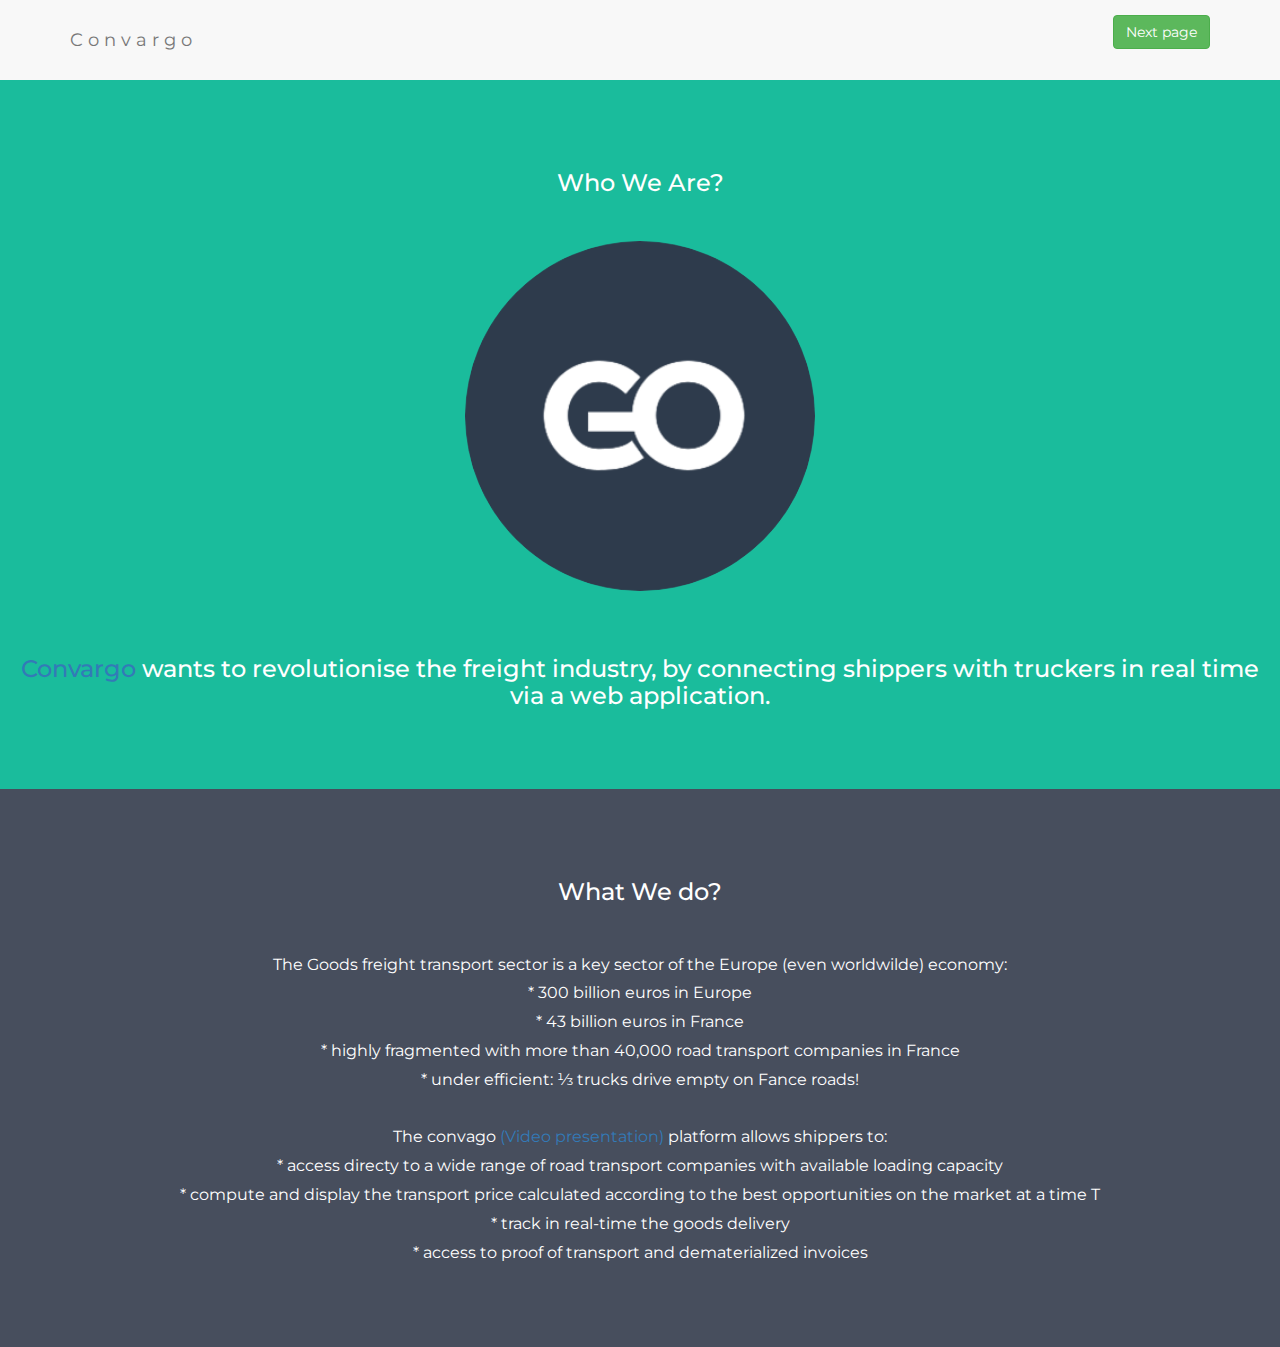
<file: public/accueil.html>
<!DOCTYPE html>

<html>
  <head>
    <title>Convargo Welcome Page</title>
    <meta charset="utf-8">
    <meta name="viewport" content="width=device-width, initial-scale=1">
    <link rel="stylesheet" href="https://maxcdn.bootstrapcdn.com/bootstrap/3.3.7/css/bootstrap.min.css">
    <link href="https://fonts.googleapis.com/css?family=Montserrat" rel="stylesheet">
    <script src="https://ajax.googleapis.com/ajax/libs/jquery/3.2.1/jquery.min.js"></script>
    <script src="https://maxcdn.bootstrapcdn.com/bootstrap/3.3.7/js/bootstrap.min.js"></script>
    <link rel="stylesheet" href="style.css">
  </head>

  <body>
    <!-- Navbar -->
    <nav class="navbar navbar-default">
      <div class="container">
        <div class="navbar-header">
          <a class="navbar-brand" href="#">Convargo</a>
        </div>
        <div class="collapse navbar-collapse" id="myNavbar">
          <ul class="nav navbar-nav navbar-right">
            <a href="index.html">
              <button type="button" class="btn btn-success">Next page</button>
            </a>
          </ul>
        </div>
      </div>
    </nav>

    <!-- First Container -->
    <div class="container-fluid bg-1 text-center">
      <h3 class="margin">Who We Are?</h3>
      <img src="go.png" class="img-responsive img-circle margin" style="display:inline" alt="Go" width="350" height="350">
      <h3><a href="https://www.convargo.com">Convargo</a> wants to revolutionise the freight industry, by connecting shippers with truckers in real time via a web application.</h3>
    </div>

    <!-- Second Container -->
    <div class="container-fluid bg-2 text-center">
      <h3 class="margin">What We do?</h3>
      <p>The Goods freight transport sector is a key sector of the Europe (even worldwilde) economy:<br />

      * 300 billion euros in Europe<br/>
      * 43 billion euros in France<br />
      * highly fragmented with more than 40,000 road transport companies in France<br />
      * under efficient: ⅓ trucks drive empty on Fance roads!<br />
      <br />
      The convago <a href="(https://www.youtube.com/watch?v=7hrDZluvtXo">(Video presentation)</a> platform allows shippers to:<br />

      * access directy to a wide range of road transport companies with available loading capacity<br />
      * compute and display the transport price calculated according to the best opportunities on the market at a time T<br />
      * track in real-time the goods delivery<br />
      * access to proof of transport and dematerialized invoices<br /> </p>
    </div>
  </body>
</html>
</file>
<file: public/style.css>
body {
    font: 20px Montserrat, sans-serif;
    line-height: 1.8;
    background-color: #ffffff; /* White */
    color: #555555;
}
p {font-size: 16px;}
.margin {margin-bottom: 45px;}
.bg-1 {
    background-color: #1abc9c; /* Green */
    color: #ffffff;
}
.bg-2 {
    background-color: #474e5d; /* Dark Blue */
    color: #ffffff;
}
.bg-3 {
    background-color: #ffffff; /* White */
    color: #555555;
}

.container-fluid {
    padding-top: 70px;
    padding-bottom: 70px;
}
.navbar {
    padding-top: 15px;
    padding-bottom: 15px;
    border: 0;
    border-radius: 0;
    margin-bottom: 0;
    font-size: 12px;
    letter-spacing: 5px;
}
.navbar-nav  li a:hover {
    color: #1abc9c !important;
}
</file>
